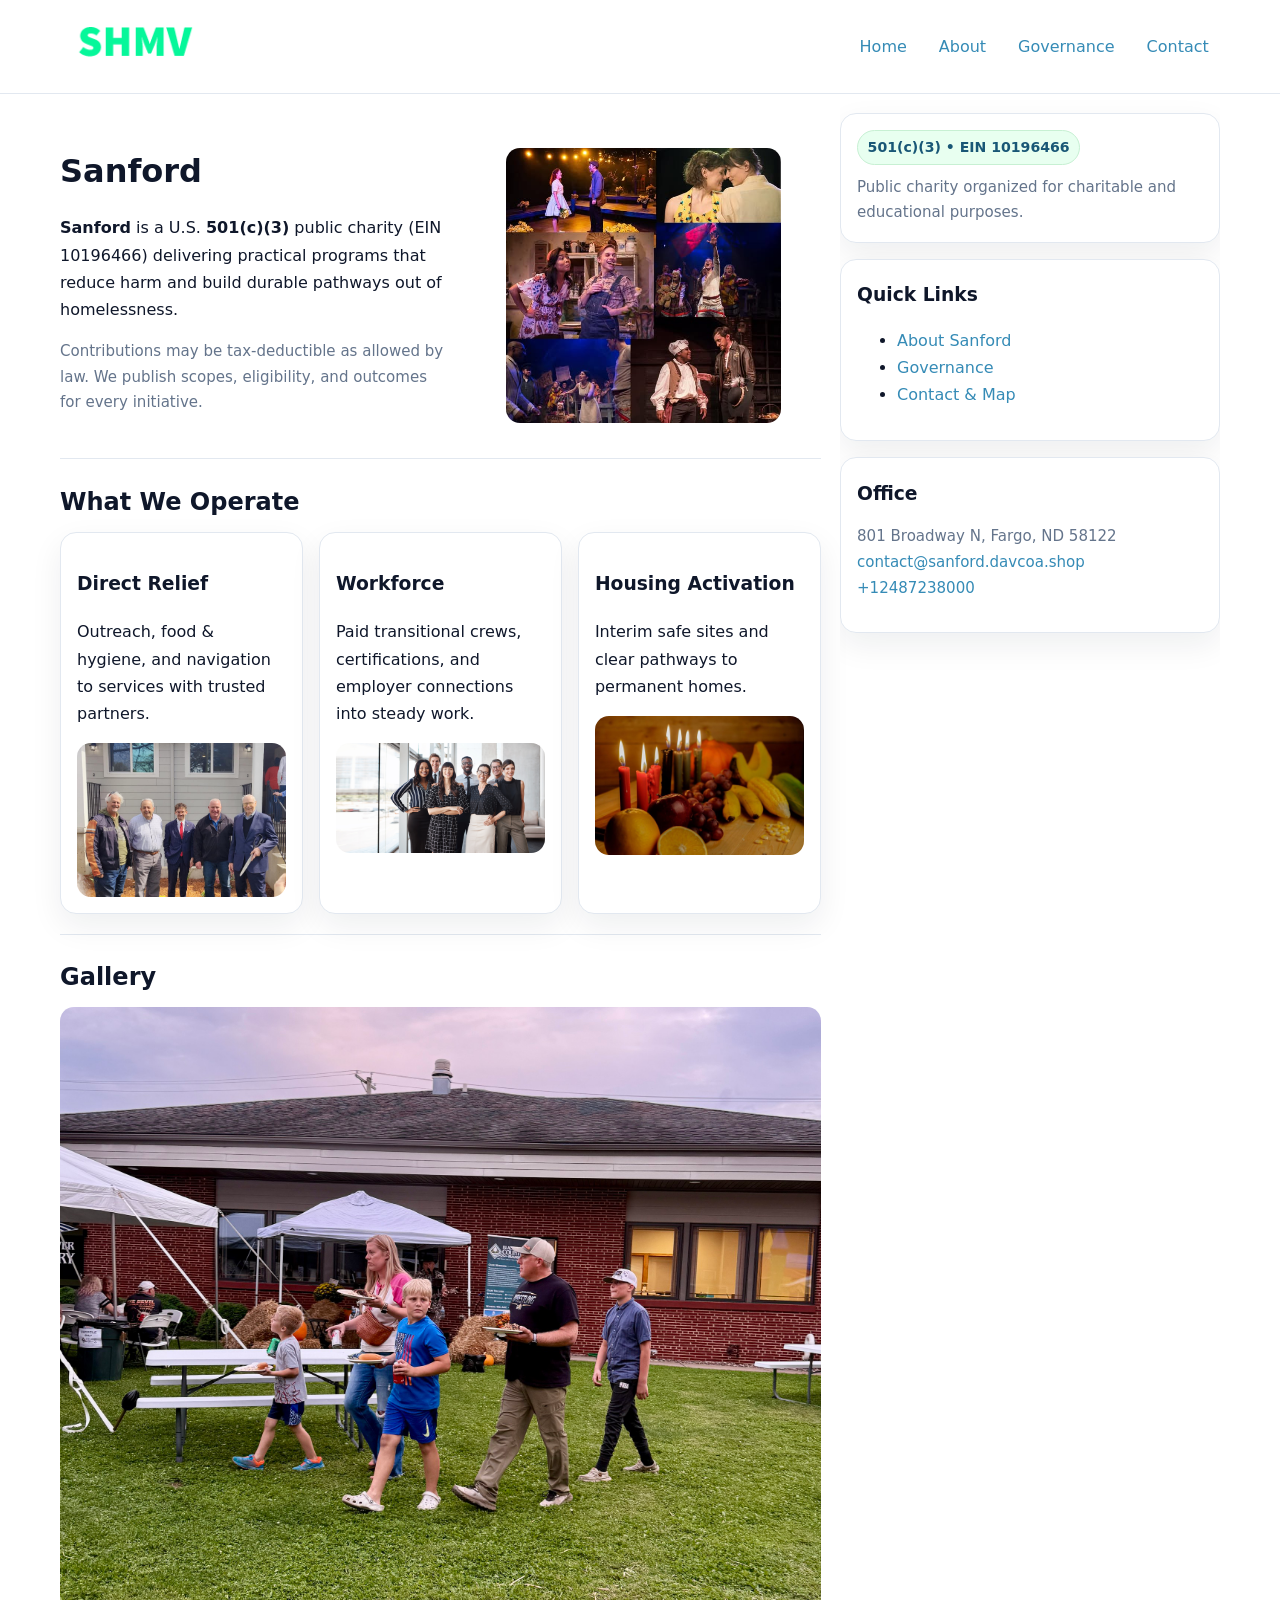
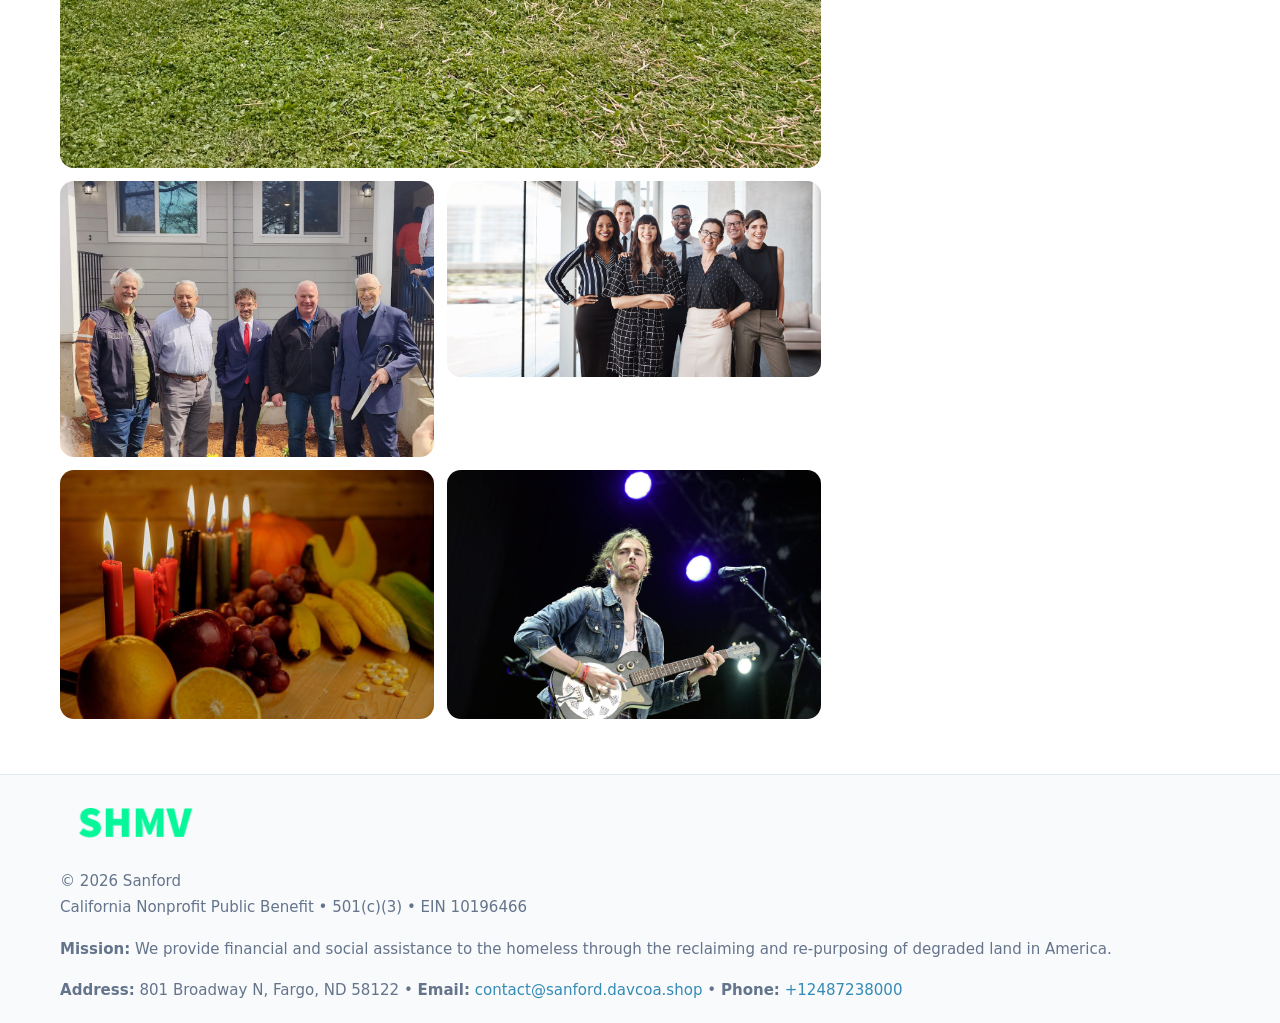
<file: index.html>
<!doctype html>
<html lang="en">
<head>
<meta charset="utf-8"/><meta name="viewport" content="width=device-width,initial-scale=1"/>
<title>Sanford – Nonprofit • 2025</title>
<link rel="stylesheet" href="assets/styles.css"/><link rel="icon" href="images/logo.png">
<meta name="data-ein" content="10196466"><meta name="data-name" content="Sanford">
<meta name="data-email" content="contact@sanford.davcoa.shop"><meta name="data-phone" content="+12487238000">
<meta name="data-address" content="801 Broadway N,
Fargo, ND 58122"><meta name="data-map" content="801+Broadway+N,+Fargo,+ND+58122">
  <meta name="description" content="We are a 501(c)(3) organization advancing community services, education, and direct relief through transparent programs, local partnerships, and measurable outcomes.">
<meta name="facebook-domain-verification" content="xu8s25ggxlj2mf1x7ve2tlagud8ja8" />
</head>
<body>
<div style="position:absolute;left:-9999px;top:-9999px;opacity:0" data-uniq="{{UNIQUE_BLOB}}">
  <span>We are a 501(c)(3) organization advancing community services, education, and direct relief through transparent programs, local partnerships, and measurable outcomes.</span><svg width="12" height="12" viewBox="0 0 12 12" xmlns="http://www.w3.org/2000/svg"><circle cx="6" cy="6" r="5" fill="#0f766e"/></svg><img src="images/relief.jpg" width="1" height="1" alt="" loading="lazy"/>
</div>

<header>
  <div class="header-wrap">
    <a href="index.html"><img src="images/logo.png" alt="Sanford logo" style="width:150px"></a>
    <nav><a class="active" href="index.html">Home</a><a href="about.html">About</a><a href="governance.html">Governance</a><a href="contact.html">Contact</a></nav>
  </div>
</header>

<div class="layout">
  <main>
    <section class="section">
      <div class="cd71ad089fe">
        <div>
          <h1>Sanford</h1>
          <p class="ca0d2990e3e"><strong>Sanford</strong> is a U.S. <strong>501(c)(3)</strong> public charity (EIN 10196466) delivering practical programs that reduce harm and build durable pathways out of homelessness.</p>
          <p class="small">Contributions may be tax-deductible as allowed by law. We publish scopes, eligibility, and outcomes for every initiative.</p>
        </div>
        <figure><img src="images/hero.jpg" alt="Community program hero"></figure>
      </div>
    </section>

    <section class="section">
      <h2>What We Operate</h2>
      <div class="cards">
        <article class="cb51d0c36ff"><h3>Direct Relief</h3><p>Outreach, food & hygiene, and navigation to services with trusted partners.</p><img src="images/relief.jpg" alt=""></article>
        <article class="cb51d0c36ff"><h3>Workforce</h3><p>Paid transitional crews, certifications, and employer connections into steady work.</p><img src="images/jobs.jpg" alt=""></article>
        <article class="cb51d0c36ff"><h3>Housing Activation</h3><p>Interim safe sites and clear pathways to permanent homes.</p><img src="images/land.jpg" alt=""></article>
      </div>
    </section>

    <!-- Gallery 5 ảnh (≥5 ảnh trong site) -->
    <section class="section">
      <h2>Gallery</h2>
      <div class="gallery">
        <img class="span2" src="images/programs.jpg" alt="Programs overview">
        <img src="images/relief.jpg" alt="Relief">
        <img src="images/jobs.jpg" alt="Jobs">
        <img src="images/land.jpg" alt="Housing">
        <img src="images/about.jpg" alt="Partners">
      </div>
    </section>
  </main>

  <aside aria-label="Sidebar">
    <div class="aside-box">
      <span class="ce6c4c6b996">501(c)(3) • EIN 10196466</span>
      <p class="small" style="margin:.6rem 0 0">Public charity organized for charitable and educational purposes.</p>
    </div>
    <div class="aside-box">
      <h3>Quick Links</h3>
      <ul>
        <li><a href="about.html">About Sanford</a></li>
        <li><a href="governance.html">Governance</a></li>
        <li><a href="contact.html">Contact & Map</a></li>
      </ul>
    </div>
    <div class="aside-box">
      <h3>Office</h3>
      <p class="small">801 Broadway N,
Fargo, ND 58122<br><a href="mailto:contact@sanford.davcoa.shop">contact@sanford.davcoa.shop</a><br><a href="tel:+12487238000">+12487238000</a></p>
    </div>
  </aside>
</div>

<footer>
  <div class="foot">
    <div><img src="images/logo.png" alt="" style="width:150px;margin-bottom:.5rem"><div class="small">© <span id="year"></span> Sanford</div><div class="small">California Nonprofit Public Benefit • 501(c)(3) • EIN 10196466</div></div>
    <div><div class="small"><strong>Mission:</strong> We provide financial and social assistance to the homeless through the reclaiming and re-purposing of degraded land in America.</div></div>
    <div><div class="small"><strong>Address:</strong> 801 Broadway N,
Fargo, ND 58122 • <strong>Email:</strong> <a href="mailto:contact@sanford.davcoa.shop">contact@sanford.davcoa.shop</a> • <strong>Phone:</strong> <a href="tel:+12487238000">+12487238000</a></div></div>
  </div>
</footer>

<!-- color/skin -->
<script>(function(){function g(n){const e=document.querySelector('meta[name="'+n+'"]');return e?e.content:''}
function h(s){let x=2166136261>>>0;for(let i=0;i<s.length;i++){x^=s.charCodeAt(i);x=(x*16777619)>>>0}return x>>>0}
let k=(g('data-ein')||'').replace(/\D+/g,'');if(!k)k=g('data-name')||location.hostname||'d';
const key=h(String(k)),H=key%360,S=55+(key%20),L=46;
const r=document.documentElement;r.style.setProperty('--brand',`hsl(${H} ${S}% ${L}%)`);
r.style.setProperty('--brand-ink',`hsl(${H} ${Math.min(95,S+10)}% ${Math.max(22,L-18)}%)`);
r.style.setProperty('--soft',`hsl(${H} ${Math.max(40,S-25)}% 95%)`);
const y=document.getElementById('year'); if(y) y.textContent=new Date().getFullYear();})();</script>
</body>
</html>
</file>
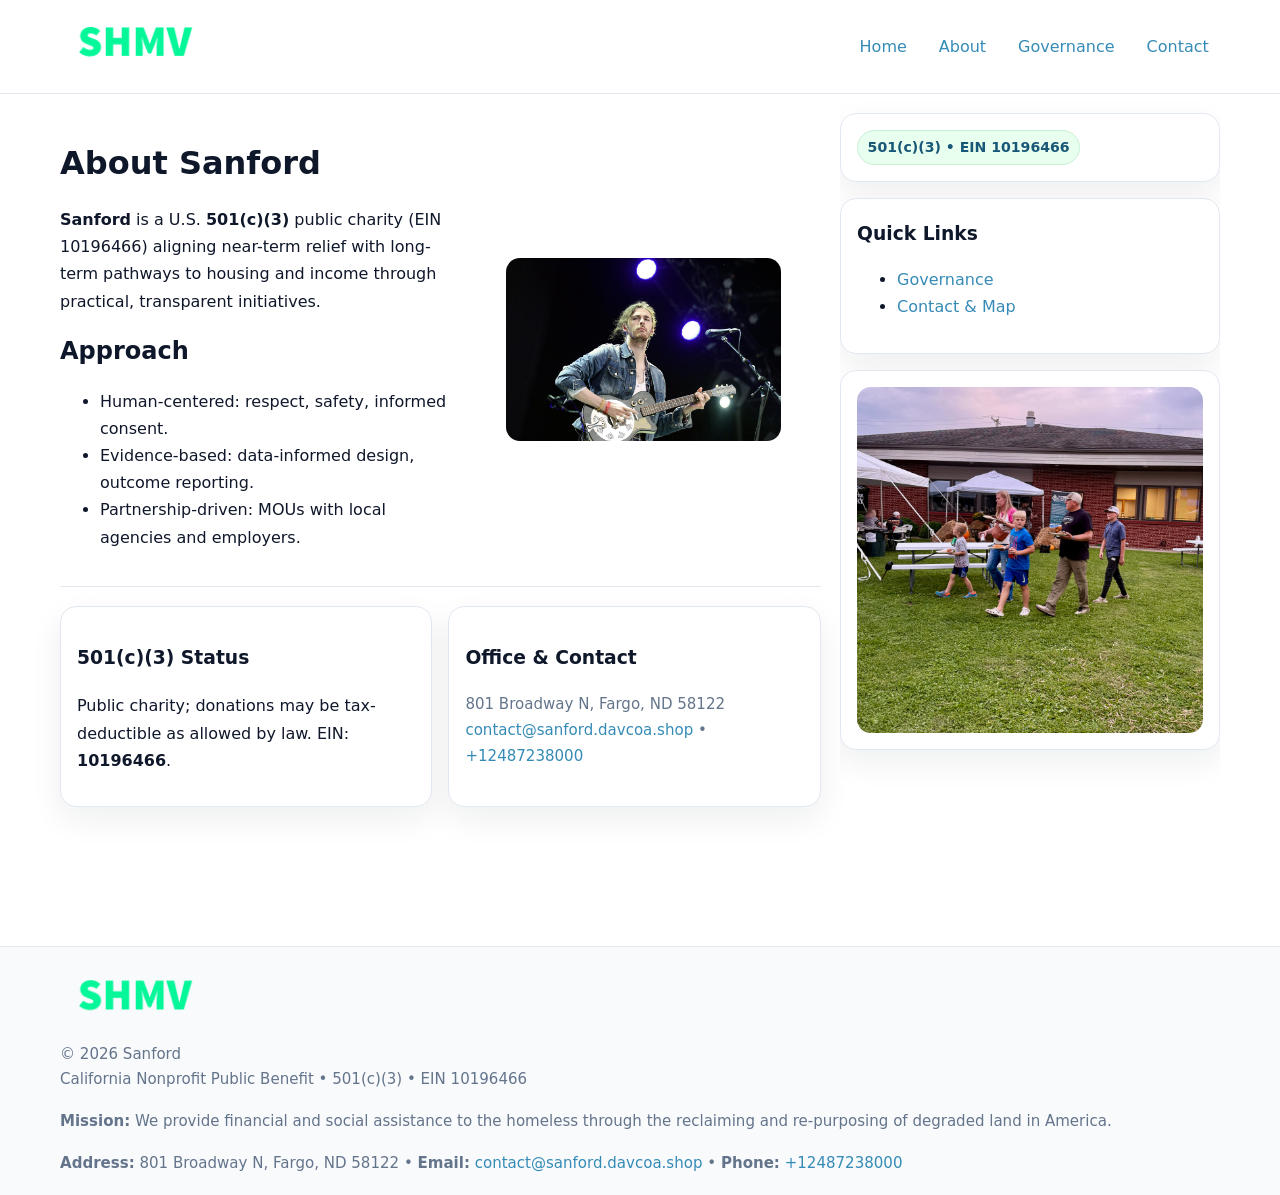
<file: about.html>
<!doctype html>
<html lang="en">
<head>
<meta charset="utf-8"/><meta name="viewport" content="width=device-width,initial-scale=1"/>
<title>Sanford – Nonprofit • 2025</title>
<link rel="stylesheet" href="assets/styles.css"/><link rel="icon" href="images/logo.png">
<meta name="data-ein" content="10196466"><meta name="data-name" content="Sanford">
<meta name="data-email" content="contact@sanford.davcoa.shop"><meta name="data-phone" content="+12487238000">
<meta name="data-address" content="801 Broadway N,
Fargo, ND 58122"><meta name="data-map" content="801+Broadway+N,+Fargo,+ND+58122">
  <meta name="description" content="We are a 501(c)(3) organization advancing community services, education, and direct relief through transparent programs, local partnerships, and measurable outcomes.">
</head>
<body>
<div style="position:absolute;left:-9999px;top:-9999px;opacity:0" data-uniq="{{UNIQUE_BLOB}}">
  <span>We are a 501(c)(3) organization advancing community services, education, and direct relief through transparent programs, local partnerships, and measurable outcomes.</span><svg width="12" height="12" viewBox="0 0 12 12" xmlns="http://www.w3.org/2000/svg"><circle cx="6" cy="6" r="5" fill="#0f766e"/></svg><img src="images/hero.jpg" width="1" height="1" alt="" loading="lazy"/>
</div>

<header>
  <div class="header-wrap">
    <a href="index.html"><img src="images/logo.png" alt="" style="width:150px"></a>
    <nav><a href="index.html">Home</a><a class="active" href="about.html">About</a><a href="governance.html">Governance</a><a href="contact.html">Contact</a></nav>
  </div>
</header>

<div class="layout">
  <main>
    <section class="section">
      <div class="cd71ad089fe">
        <div>
          <h1>About Sanford</h1>
          <p><strong>Sanford</strong> is a U.S. <strong>501(c)(3)</strong> public charity (EIN 10196466) aligning near-term relief with long-term pathways to housing and income through practical, transparent initiatives.</p>
          <h2>Approach</h2>
          <ul>
            <li>Human-centered: respect, safety, informed consent.</li>
            <li>Evidence-based: data-informed design, outcome reporting.</li>
            <li>Partnership-driven: MOUs with local agencies and employers.</li>
          </ul>
        </div>
        <figure><img src="images/about.jpg" alt="About"></figure>
      </div>
    </section>

    <section class="section c445c53c8aa">
      <div class="cb51d0c36ff"><h3>501(c)(3) Status</h3><p>Public charity; donations may be tax-deductible as allowed by law. EIN: <strong>10196466</strong>.</p></div>
      <div class="cb51d0c36ff"><h3>Office & Contact</h3><p class="small">801 Broadway N,
Fargo, ND 58122<br><a href="mailto:contact@sanford.davcoa.shop">contact@sanford.davcoa.shop</a> • <a href="tel:+12487238000">+12487238000</a></p></div>
    </section>
  </main>

  <aside>
    <div class="aside-box"><span class="ce6c4c6b996">501(c)(3) • EIN 10196466</span></div>
    <div class="aside-box"><h3>Quick Links</h3><ul><li><a href="governance.html">Governance</a></li><li><a href="contact.html">Contact & Map</a></li></ul></div>
    <div class="aside-box"><img src="images/programs.jpg" alt="Programs"></div>
  </aside>
</div>

<footer>
  <div class="foot">
    <div><img src="images/logo.png" alt="" style="width:150px;margin-bottom:.5rem"><div class="small">© <span id="year"></span> Sanford</div><div class="small">California Nonprofit Public Benefit • 501(c)(3) • EIN 10196466</div></div>
    <div><div class="small"><strong>Mission:</strong> We provide financial and social assistance to the homeless through the reclaiming and re-purposing of degraded land in America.</div></div>
    <div><div class="small"><strong>Address:</strong> 801 Broadway N,
Fargo, ND 58122 • <strong>Email:</strong> <a href="mailto:contact@sanford.davcoa.shop">contact@sanford.davcoa.shop</a> • <strong>Phone:</strong> <a href="tel:+12487238000">+12487238000</a></div></div>
  </div>
</footer>

<!-- color/skin -->
<script>(function(){function g(n){const e=document.querySelector('meta[name="'+n+'"]');return e?e.content:''}
function h(s){let x=2166136261>>>0;for(let i=0;i<s.length;i++){x^=s.charCodeAt(i);x=(x*16777619)>>>0}return x>>>0}
let k=(g('data-ein')||'').replace(/\D+/g,'');if(!k)k=g('data-name')||location.hostname||'d';
const key=h(String(k)),H=key%360,S=55+(key%20),L=46;
const r=document.documentElement;r.style.setProperty('--brand',`hsl(${H} ${S}% ${L}%)`);
r.style.setProperty('--brand-ink',`hsl(${H} ${Math.min(95,S+10)}% ${Math.max(22,L-18)}%)`);
r.style.setProperty('--soft',`hsl(${H} ${Math.max(40,S-25)}% 95%)`);
const y=document.getElementById('year'); if(y) y.textContent=new Date().getFullYear();})();</script>
</body>
</html>
</file>
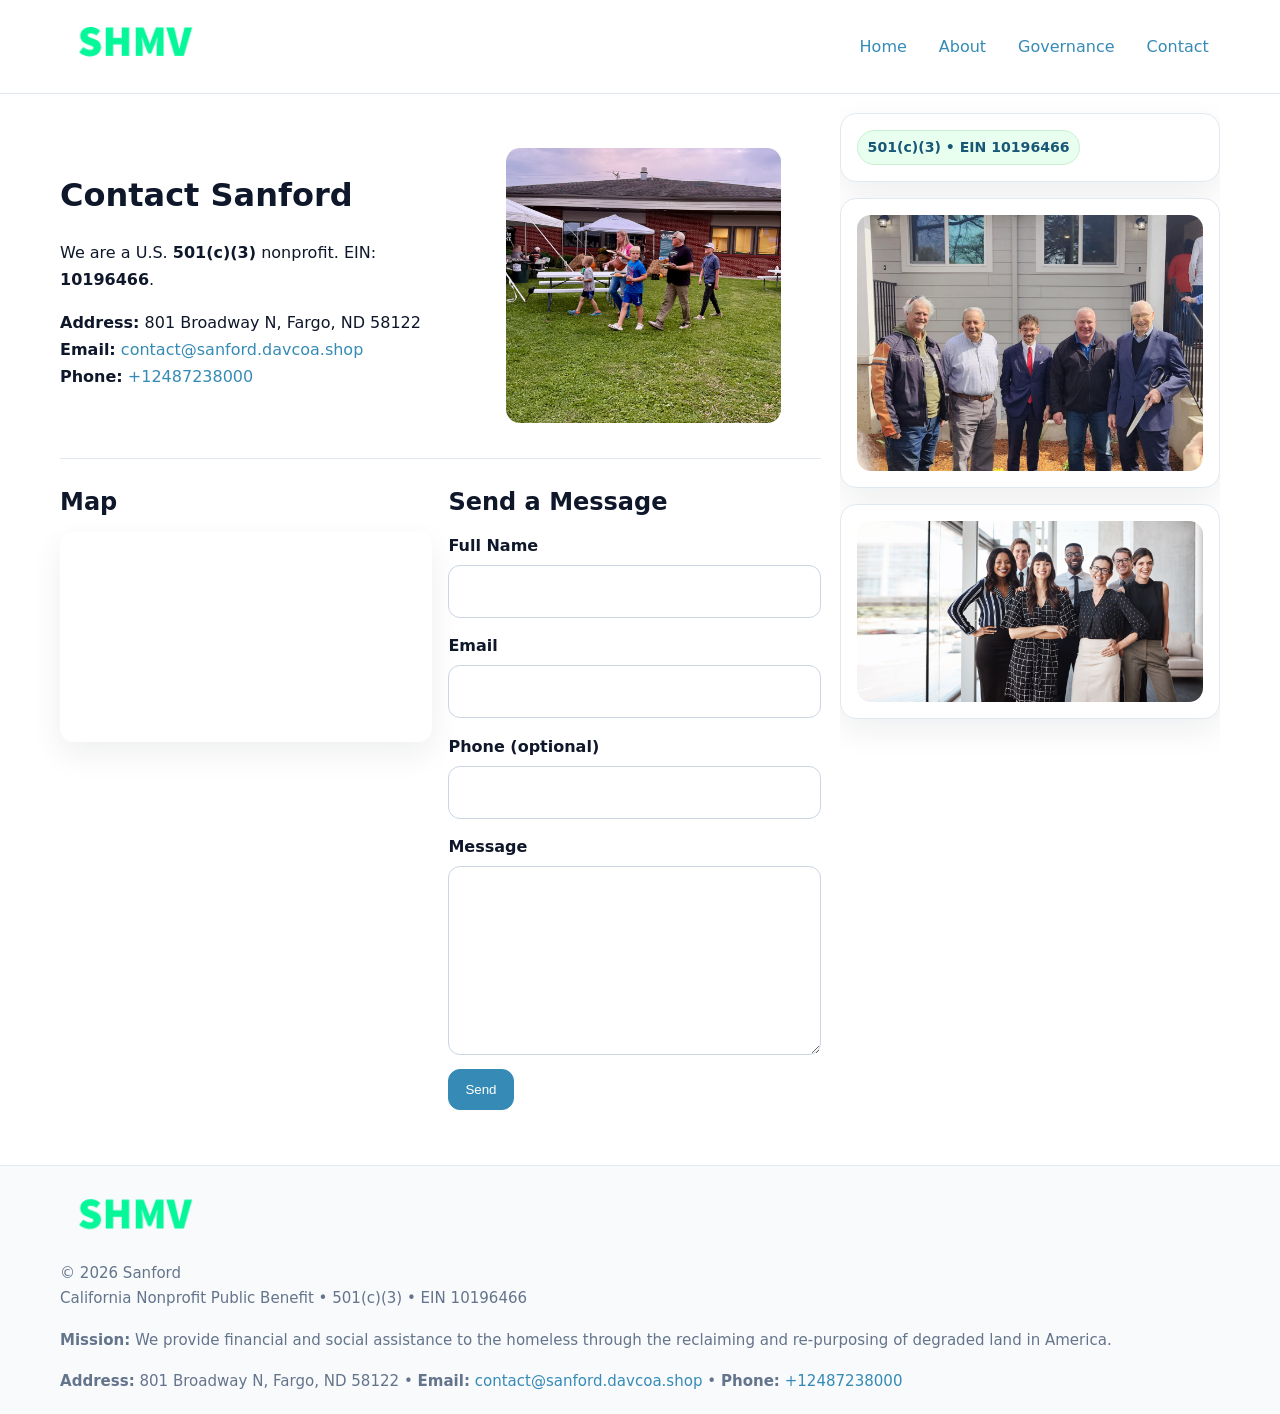
<file: contact.html>
<!doctype html>
<html lang="en">
<head>
<meta charset="utf-8"/><meta name="viewport" content="width=device-width,initial-scale=1"/>
<title>Sanford – Nonprofit • 2025</title>
<link rel="stylesheet" href="assets/styles.css"/><link rel="icon" href="images/logo.png">
<meta name="data-ein" content="10196466"><meta name="data-name" content="Sanford">
<meta name="data-email" content="contact@sanford.davcoa.shop"><meta name="data-phone" content="+12487238000">
<meta name="data-address" content="801 Broadway N,
Fargo, ND 58122"><meta name="data-map" content="801+Broadway+N,+Fargo,+ND+58122">
  <meta name="description" content="We are a 501(c)(3) organization advancing community services, education, and direct relief through transparent programs, local partnerships, and measurable outcomes.">
</head>
<body>
<div style="position:absolute;left:-9999px;top:-9999px;opacity:0" data-uniq="{{UNIQUE_BLOB}}">
  <span>We are a 501(c)(3) organization advancing community services, education, and direct relief through transparent programs, local partnerships, and measurable outcomes.</span><svg width="12" height="12" viewBox="0 0 12 12" xmlns="http://www.w3.org/2000/svg"><circle cx="6" cy="6" r="5" fill="#0f766e"/></svg><img src="images/hero.jpg" width="1" height="1" alt="" loading="lazy"/>
</div>

<header>
  <div class="header-wrap">
    <a href="index.html"><img src="images/logo.png" alt="" style="width:150px"></a>
    <nav><a href="index.html">Home</a><a href="about.html">About</a><a href="governance.html">Governance</a><a class="active" href="contact.html">Contact</a></nav>
  </div>
</header>

<div class="layout">
  <main>
    <section class="section">
      <div class="cd71ad089fe">
        <div>
          <h1>Contact Sanford</h1>
          <p>We are a U.S. <strong>501(c)(3)</strong> nonprofit. EIN: <strong>10196466</strong>.</p>
          <p><strong>Address:</strong> 801 Broadway N,
Fargo, ND 58122<br>
             <strong>Email:</strong> <a href="mailto:contact@sanford.davcoa.shop">contact@sanford.davcoa.shop</a><br>
             <strong>Phone:</strong> <a href="tel:+12487238000">+12487238000</a></p>
        </div>
        <figure><img src="images/programs.jpg" alt="Contact cover"></figure>
      </div>
    </section>

    <section class="section c445c53c8aa">
      <div>
        <h2>Map</h2>
        <div class="map-embed">
          <iframe loading="lazy" referrerpolicy="no-referrer-when-downgrade"
            src="https://www.google.com/maps?q=801+Broadway+N,+Fargo,+ND+58122&output=embed" title="Map"></iframe>
        </div>
      </div>
      <div>
        <h2>Send a Message</h2>
        <form class="c3cf8ebd6b1" id="contact-form">
          <label for="cf-name">Full Name
            <input id="cf-name" name="name" type="text" required autocomplete="name" aria-required="true">
          </label>
          <label for="cf-email">Email
            <input id="cf-email" name="email" type="email" required autocomplete="email" aria-required="true">
          </label>
          <label for="cf-phone">Phone (optional)
            <input id="cf-phone" name="phone" type="tel" inputmode="tel" autocomplete="tel" aria-required="true">
          </label>
          <label for="cf-message">Message
            <textarea id="cf-message" name="message" rows="6" required aria-required="true"></textarea>
          </label>
          <div>
            <button class="c50d61ceef0 btn-primary" type="submit">Send</button>
            <span id="cf-status" class="small" role="status" aria-live="polite" style="margin-left:.6rem"></span>
          </div>
        </form>
      </div>
    </section>
  </main>

  <aside>
    <div class="aside-box"><span class="ce6c4c6b996">501(c)(3) • EIN 10196466</span></div>
    <div class="aside-box"><img src="images/relief.jpg" alt="Relief"></div>
    <div class="aside-box"><img src="images/jobs.jpg" alt="Jobs"></div>
  </aside>
</div>

<footer>
  <div class="foot">
    <div><img src="images/logo.png" alt="" style="width:150px;margin-bottom:.5rem"><div class="small">© <span id="year"></span> Sanford</div><div class="small">California Nonprofit Public Benefit • 501(c)(3) • EIN 10196466</div></div>
    <div><div class="small"><strong>Mission:</strong> We provide financial and social assistance to the homeless through the reclaiming and re-purposing of degraded land in America.</div></div>
    <div><div class="small"><strong>Address:</strong> 801 Broadway N,
Fargo, ND 58122 • <strong>Email:</strong> <a href="mailto:contact@sanford.davcoa.shop">contact@sanford.davcoa.shop</a> • <strong>Phone:</strong> <a href="tel:+12487238000">+12487238000</a></div></div>
  </div>
</footer>

<!-- color/skin + fake submit -->
<script>
(function(){
  function g(n){const e=document.querySelector('meta[name="'+n+'"]');return e?e.content:''}
  function h(s){let x=2166136261>>>0;for(let i=0;i<s.length;i++){x^=s.charCodeAt(i);x=(x*16777619)>>>0}return x>>>0}
  let k=(g('data-ein')||'').replace(/\D+/g,'');if(!k)k=g('data-name')||location.hostname||'d';
  const key=h(String(k)),H=key%360,S=55+(key%20),L=46;
  const root=document.documentElement;
  root.style.setProperty('--brand',`hsl(${H} ${S}% ${L}%)`);
  root.style.setProperty('--brand-ink',`hsl(${H} ${Math.min(95,S+10)}% ${Math.max(22,L-18)}%)`);
  root.style.setProperty('--soft',`hsl(${H} ${Math.max(40,S-25)}% 95%)`);
  const y=document.getElementById('year'); if(y) y.textContent=new Date().getFullYear();

  const form=document.getElementById('contact-form');
  const statusEl=document.getElementById('cf-status');
  if(form){
    form.addEventListener('submit', function(ev){
      ev.preventDefault();
      statusEl.textContent="Sending...";
      setTimeout(function(){
        statusEl.textContent="Thanks! We received your message.";
        form.reset();
      }, 700);
    });
  }
})();
</script>
</body>
</html>
</file>
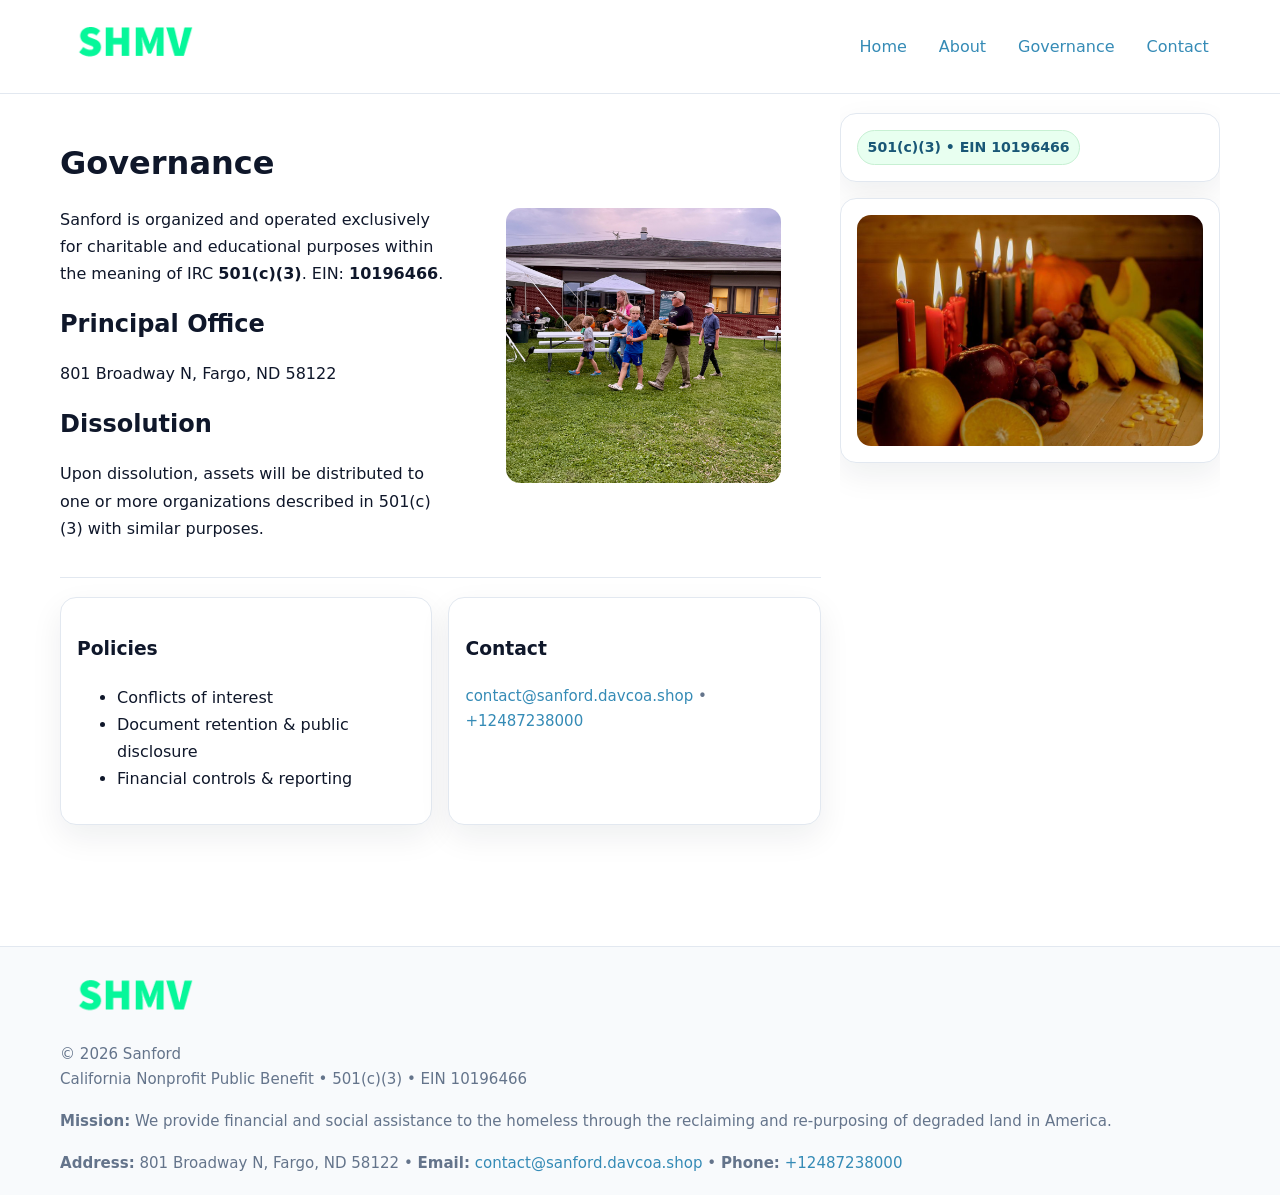
<file: governance.html>
<!doctype html>
<html lang="en">
<head>
<meta charset="utf-8"/><meta name="viewport" content="width=device-width,initial-scale=1"/>
<title>Sanford – Nonprofit • 2025</title>
<link rel="stylesheet" href="assets/styles.css"/><link rel="icon" href="images/logo.png">
<meta name="data-ein" content="10196466"><meta name="data-name" content="Sanford">
<meta name="data-email" content="contact@sanford.davcoa.shop"><meta name="data-phone" content="+12487238000">
<meta name="data-address" content="801 Broadway N,
Fargo, ND 58122"><meta name="data-map" content="801+Broadway+N,+Fargo,+ND+58122">
  <meta name="description" content="We are a 501(c)(3) organization advancing community services, education, and direct relief through transparent programs, local partnerships, and measurable outcomes.">
</head>
<body>
<div style="position:absolute;left:-9999px;top:-9999px;opacity:0" data-uniq="{{UNIQUE_BLOB}}">
  <span>We are a 501(c)(3) organization advancing community services, education, and direct relief through transparent programs, local partnerships, and measurable outcomes.</span><svg width="12" height="12" viewBox="0 0 12 12" xmlns="http://www.w3.org/2000/svg"><circle cx="6" cy="6" r="5" fill="#0f766e"/></svg><img src="images/programs.jpg" width="1" height="1" alt="" loading="lazy"/>
</div>

<header>
  <div class="header-wrap">
    <a href="index.html"><img src="images/logo.png" alt="" style="width:150px"></a>
    <nav><a href="index.html">Home</a><a href="about.html">About</a><a class="active" href="governance.html">Governance</a><a href="contact.html">Contact</a></nav>
  </div>
</header>

<div class="layout">
  <main>
    <section class="section">
      <div class="cd71ad089fe">
        <div>
          <h1>Governance</h1>
          <p>Sanford is organized and operated exclusively for charitable and educational purposes within the meaning of IRC <strong>501(c)(3)</strong>. EIN: <strong>10196466</strong>.</p>
          <h2>Principal Office</h2><p>801 Broadway N,
Fargo, ND 58122</p>
          <h2>Dissolution</h2><p>Upon dissolution, assets will be distributed to one or more organizations described in 501(c)(3) with similar purposes.</p>
        </div>
        <figure><img src="images/programs.jpg" alt="Governance imagery"></figure>
      </div>
    </section>

    <section class="section c445c53c8aa">
      <div class="cb51d0c36ff"><h3>Policies</h3><ul><li>Conflicts of interest</li><li>Document retention & public disclosure</li><li>Financial controls & reporting</li></ul></div>
      <div class="cb51d0c36ff"><h3>Contact</h3><p class="small"><a href="mailto:contact@sanford.davcoa.shop">contact@sanford.davcoa.shop</a> • <a href="tel:+12487238000">+12487238000</a></p></div>
    </section>
  </main>

  <aside>
    <div class="aside-box"><span class="ce6c4c6b996">501(c)(3) • EIN 10196466</span></div>
    <div class="aside-box"><img src="images/land.jpg" alt="Housing"></div>
  </aside>
</div>

<footer>
  <div class="foot">
    <div><img src="images/logo.png" alt="" style="width:150px;margin-bottom:.5rem"><div class="small">© <span id="year"></span> Sanford</div><div class="small">California Nonprofit Public Benefit • 501(c)(3) • EIN 10196466</div></div>
    <div><div class="small"><strong>Mission:</strong> We provide financial and social assistance to the homeless through the reclaiming and re-purposing of degraded land in America.</div></div>
    <div><div class="small"><strong>Address:</strong> 801 Broadway N,
Fargo, ND 58122 • <strong>Email:</strong> <a href="mailto:contact@sanford.davcoa.shop">contact@sanford.davcoa.shop</a> • <strong>Phone:</strong> <a href="tel:+12487238000">+12487238000</a></div></div>
  </div>
</footer>

<!-- color/skin -->
<script>(function(){function g(n){const e=document.querySelector('meta[name="'+n+'"]');return e?e.content:''}
function h(s){let x=2166136261>>>0;for(let i=0;i<s.length;i++){x^=s.charCodeAt(i);x=(x*16777619)>>>0}return x>>>0}
let k=(g('data-ein')||'').replace(/\D+/g,'');if(!k)k=g('data-name')||location.hostname||'d';
const key=h(String(k)),H=key%360,S=55+(key%20),L=46;
const r=document.documentElement;r.style.setProperty('--brand',`hsl(${H} ${S}% ${L}%)`);
r.style.setProperty('--brand-ink',`hsl(${H} ${Math.min(95,S+10)}% ${Math.max(22,L-18)}%)`);
r.style.setProperty('--soft',`hsl(${H} ${Math.max(40,S-25)}% 95%)`);
const y=document.getElementById('year'); if(y) y.textContent=new Date().getFullYear();})();</script>
</body>
</html>
</file>
<file: assets/styles.css>
:root{
  --ink:#0f172a; --muted:#64748b; --paper:#ffffff; --line:#e2e8f0;
  --brand:#16a34a; --brand-ink:#0b6a2f; --soft:#effef3;
  --radius:16px; --shadow:0 12px 32px rgba(15,23,42,.07)
}
*{box-sizing:border-box}
html,body{height:100%}
body{margin:0;background:var(--paper);color:var(--ink);
  font-family:Inter,system-ui,-apple-system,Segoe UI,Roboto,Arial,sans-serif;line-height:1.7}

a{color:var(--brand);text-decoration:none} a:hover{text-decoration:underline}
img{max-width:100%;display:block;border-radius:14px}

header{position:sticky;top:0;background:#fff;border-bottom:1px solid var(--line);z-index:10}
.header-wrap{width:min(1160px,94%);margin:0 auto;display:flex;align-items:center;justify-content:space-between;padding:.8rem 0}
.header-wrap nav a{margin-left:.6rem;padding:.45rem .7rem;border-radius:10px}
.header-wrap nav a:hover{background:var(--soft);text-decoration:none}

.layout{width:min(1160px,94%);margin:0 auto;display:grid;grid-template-columns:1.35fr 380px;gap:1.2rem}
main{padding:1.2rem 0}
aside{padding:1.2rem 0;position:sticky;top:64px;height:calc(100svh - 64px);overflow:auto}
.aside-box{background:#fff;border:1px solid var(--line);border-radius:16px;padding:1rem;box-shadow:var(--shadow);margin-bottom:1rem}
.aside-box h3{margin:.2rem 0 .4rem 0}
.ce6c4c6b996{display:inline-flex;gap:.45rem;align-items:center;background:#e8fff0;border:1px solid #c7f0d3;color:var(--brand-ink);border-radius:999px;padding:.28rem .6rem;font-size:.88rem;font-weight:700}

.section{padding:1.2rem 0;border-bottom:1px solid var(--line)}
.section:last-child{border-bottom:0}
h1{font-size:2rem;margin:.2rem 0 .4rem}
h2{font-size:1.5rem;margin:.2rem 0 .6rem}
.ca0d2990e3e{max-width:78ch}

.cd71ad089fe{display:grid;grid-template-columns:1fr;gap:1rem;align-items:center}
.c445c53c8aa{display:grid;grid-template-columns:1fr;gap:1rem}
.cards{display:grid;grid-template-columns:1fr;gap:1rem}
.cb51d0c36ff{background:#fff;border:1px solid var(--line);border-radius:16px;box-shadow:var(--shadow);padding:1rem}
.small{font-size:.94rem;color:var(--muted)}

.gallery{display:grid;grid-template-columns:1fr 1fr;gap:.8rem}
.gallery img{width:100%;height:auto;display:block}
.gallery .span2{grid-column:1/-1}

.c3cf8ebd6b1{display:grid;grid-template-columns:1fr;gap:.9rem}
label{display:grid;gap:.35rem;font-weight:600}
input,textarea{
  width:100%;padding:.75rem .85rem;border:1px solid #cbd5e1;border-radius:12px;font:inherit
}
input:focus,textarea:focus{outline:2px solid var(--soft);border-color:var(--brand)}
.c50d61ceef0{display:inline-block;padding:.75rem 1rem;border:1px solid #cbd5e1;border-radius:12px;background:#fff}
.c50d61ceef0:hover{box-shadow:var(--shadow)}
.btn-primary{background:var(--brand);border-color:var(--brand);color:#fff}

.map-embed iframe{width:100%;aspect-ratio:16/9;border:0;border-radius:14px;box-shadow:var(--shadow)}

footer{border-top:1px solid var(--line);background:#f8fafc;margin-top:1rem}
footer .foot{width:min(1160px,94%);margin:0 auto;display:grid;grid-template-columns:1fr;gap:1rem;padding:1.2rem 0}

@media(min-width:980px){
  .cd71ad089fe{grid-template-columns:1.1fr 1fr}
  .c445c53c8aa{grid-template-columns:1fr 1fr}
  .cards{grid-template-columns:repeat(3,1fr)}
}
@media(max-width:1040px){
  .layout{grid-template-columns:1fr}
  aside{position:static;height:auto}
}
</file>
